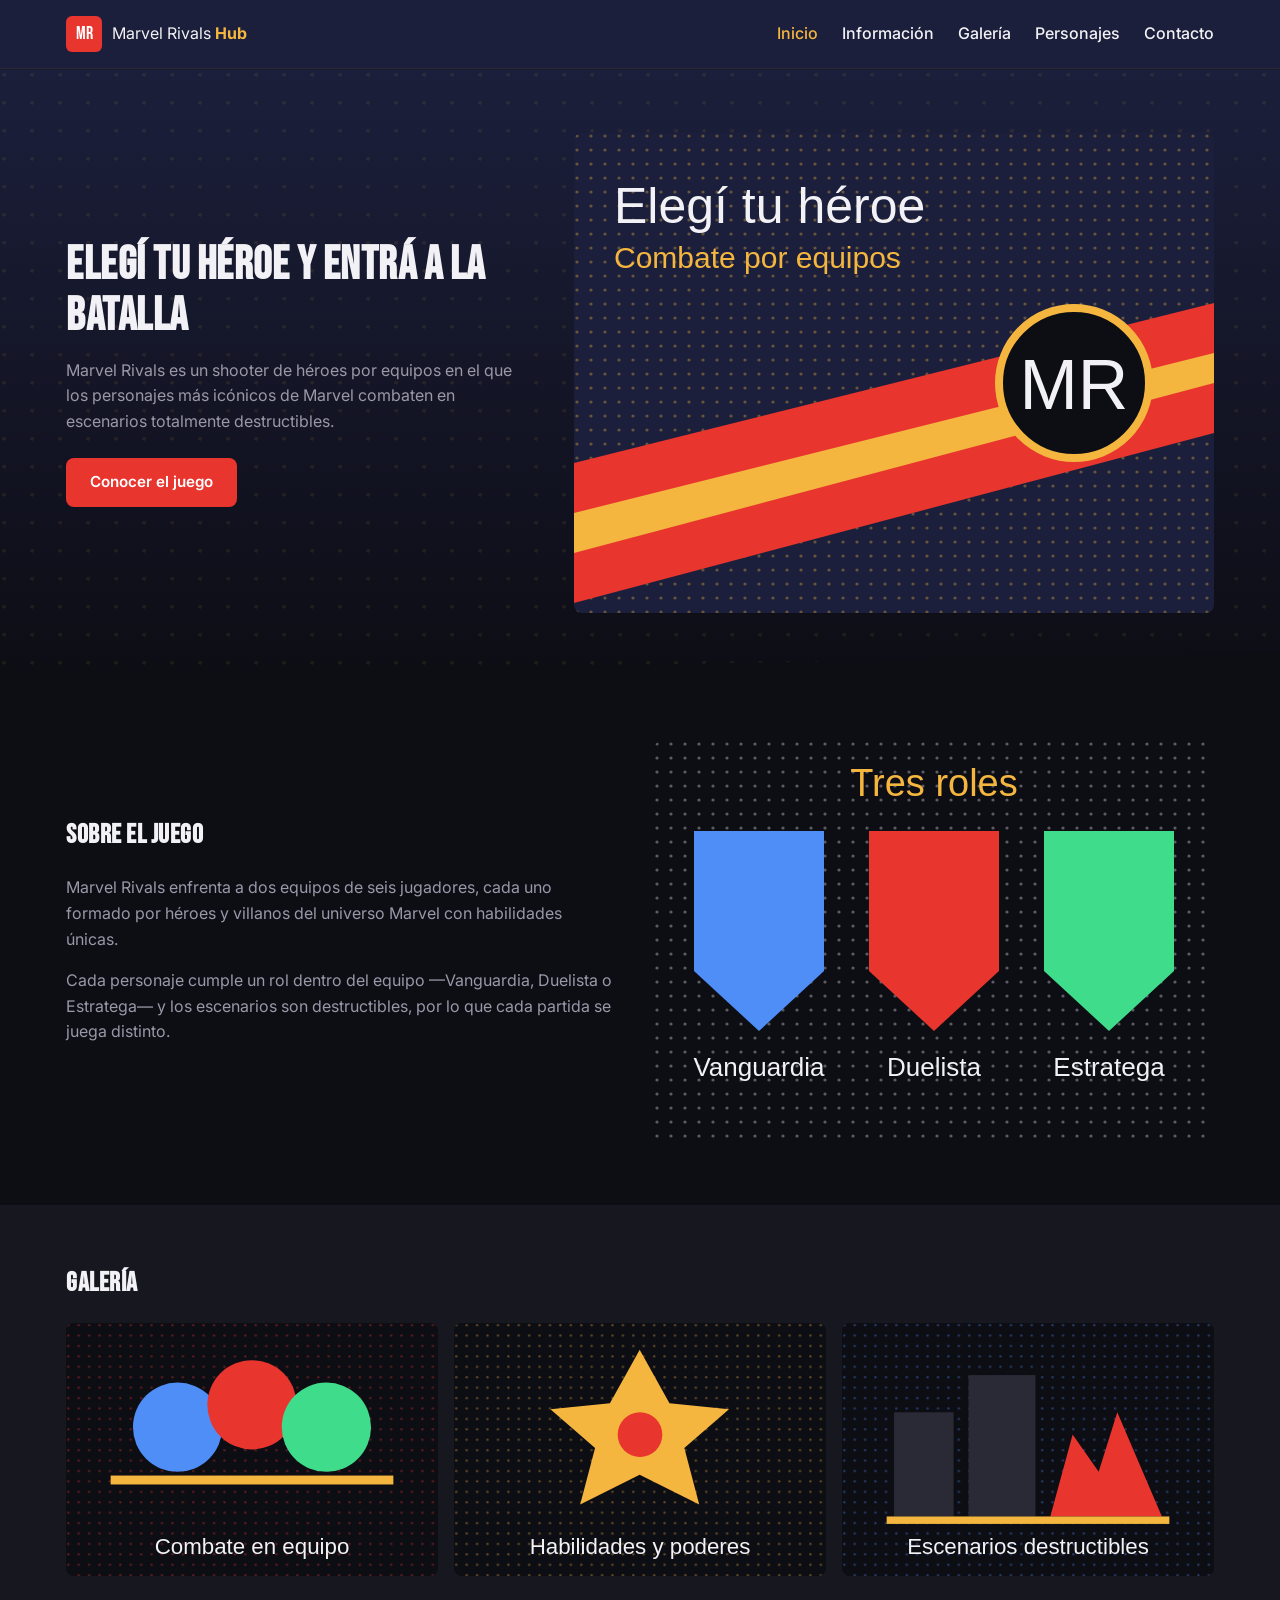
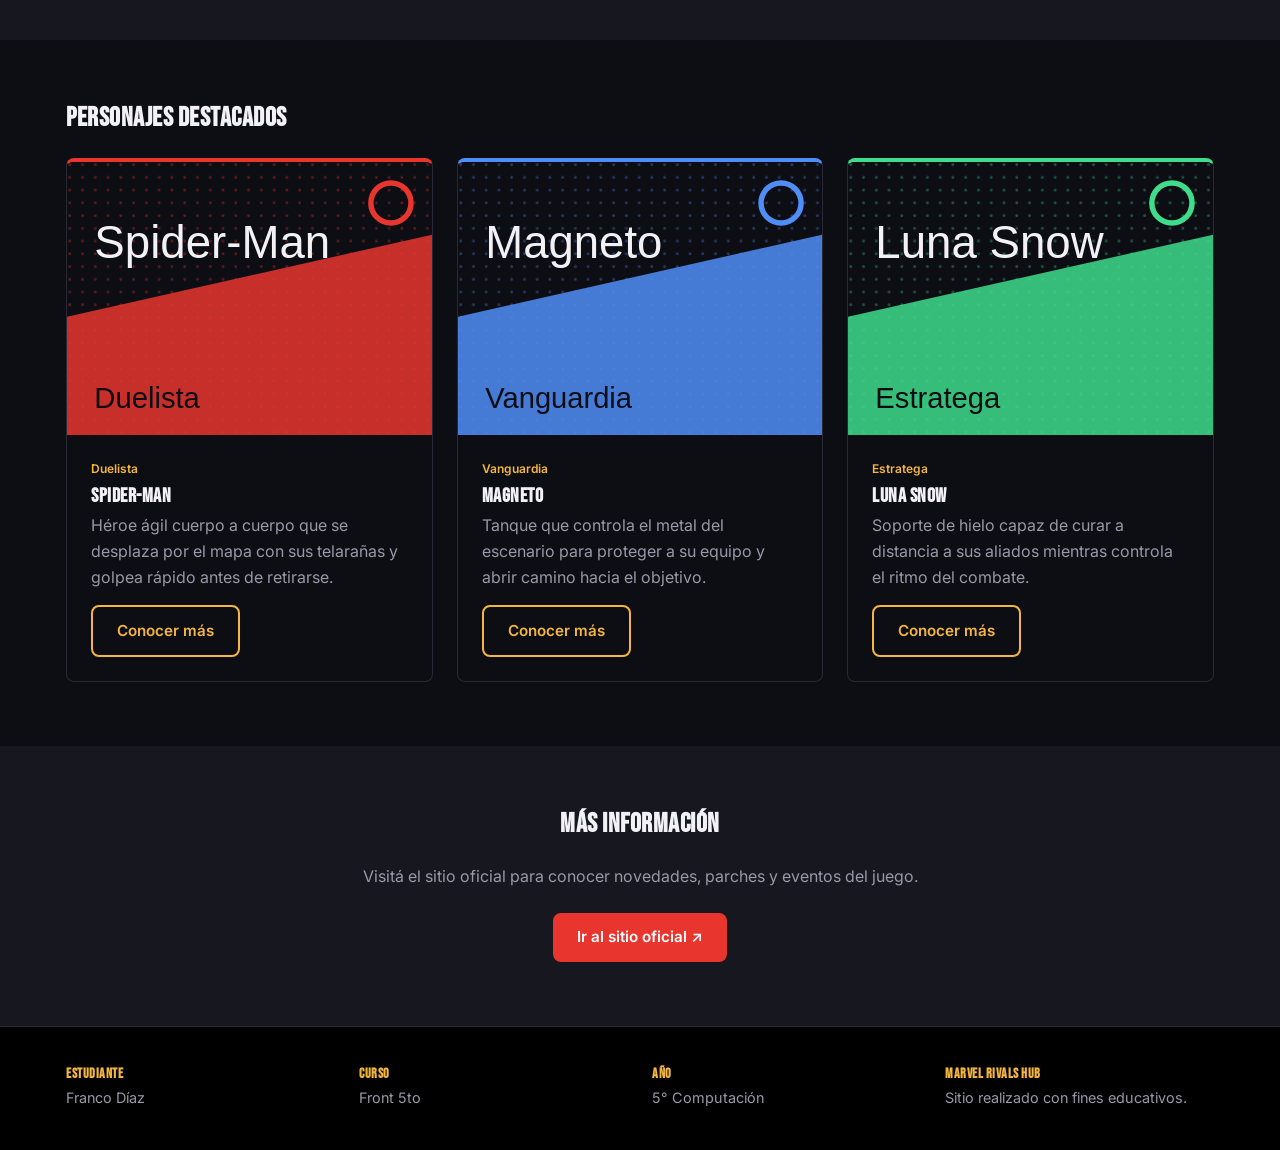
<file: index.html>
<!DOCTYPE html>
<html lang="es">
<head>
<meta charset="UTF-8">
<meta name="viewport" content="width=device-width, initial-scale=1.0">
<title>Marvel Rivals Hub — Guía no oficial</title>
<meta name="description" content="Guía no oficial de Marvel Rivals: información del juego, galería, personajes destacados y enlaces al sitio oficial.">
<link rel="preconnect" href="https://fonts.googleapis.com">
<link rel="preconnect" href="https://fonts.gstatic.com" crossorigin>
<link href="https://fonts.googleapis.com/css2?family=Bebas+Neue&family=Inter:wght@400;500;600;700&display=swap" rel="stylesheet">
<link rel="stylesheet" href="styles.css">
</head>
<body>

  <header class="site-header">
    <div class="container header-bar">
      <a href="#inicio" class="logo">
        <span class="logo-mark">MR</span>
        <span class="logo-text">Marvel Rivals <strong>Hub</strong></span>
      </a>

      <button class="nav-toggle" id="navToggle" aria-label="Abrir menú de navegación" aria-expanded="false" aria-controls="mainNav">
        <span></span><span></span><span></span>
      </button>

      <nav class="main-nav" id="mainNav">
        <ul>
          <li><a href="#inicio" class="active">Inicio</a></li>
          <li><a href="#informacion">Información</a></li>
          <li><a href="#galeria">Galería</a></li>
          <li><a href="#personajes">Personajes</a></li>
          <li><a href="#contacto">Contacto</a></li>
        </ul>
      </nav>
    </div>
  </header>

  <main>

    <!-- PRESENTACIÓN -->
    <section id="inicio" class="hero">
      <div class="container hero-grid">
        <div class="hero-text">
          <h1>Elegí tu héroe y entrá a la batalla</h1>
          <p>Marvel Rivals es un shooter de héroes por equipos en el que los personajes más icónicos de Marvel combaten en escenarios totalmente destructibles.</p>
          <a href="#informacion" class="btn btn-primary">Conocer el juego</a>
        </div>
        <img
          class="hero-image"
          src="img/hero.svg"
          alt="Ilustración con el texto Elegí tu héroe y formas rojas y doradas"
          width="640" height="480" loading="eager">
      </div>
    </section>

    <!-- INFORMACIÓN -->
    <section id="informacion" class="section">
      <div class="container info-grid">
        <div class="info-text">
          <h2>Sobre el juego</h2>
          <p>Marvel Rivals enfrenta a dos equipos de seis jugadores, cada uno formado por héroes y villanos del universo Marvel con habilidades únicas.</p>
          <p>Cada personaje cumple un rol dentro del equipo —Vanguardia, Duelista o Estratega— y los escenarios son destructibles, por lo que cada partida se juega distinto.</p>
        </div>
        <img
          class="info-image"
          src="img/roster-roles.svg"
          alt="Ilustración de los tres roles del juego: Vanguardia, Duelista y Estratega"
          width="560" height="400" loading="lazy">
      </div>
    </section>

    <!-- GALERÍA -->
    <section id="galeria" class="section section-alt">
      <div class="container">
        <h2>Galería</h2>
        <div class="gallery-grid">
          <img src="img/galeria-combate.svg" alt="Ilustración de tres héroes de equipos distintos en combate" loading="lazy">
          <img src="img/galeria-habilidades.svg" alt="Ilustración de una explosión de energía que representa las habilidades" loading="lazy">
          <img src="img/galeria-escenarios.svg" alt="Ilustración de edificios y escombros que representan los escenarios destructibles" loading="lazy">
        </div>
      </div>
    </section>

    <!-- PERSONAJES / TARJETAS -->
    <section id="personajes" class="section">
      <div class="container">
        <h2>Personajes destacados</h2>
        <div class="cards-grid">

          <article class="card card--duelist">
            <img class="card-image" src="img/personaje-spiderman.svg" alt="Tarjeta ilustrada de Spider-Man, rol Duelista" loading="lazy">
            <div class="card-body">
              <span class="card-role">Duelista</span>
              <h3>Spider-Man</h3>
              <p>Héroe ágil cuerpo a cuerpo que se desplaza por el mapa con sus telarañas y golpea rápido antes de retirarse.</p>
              <a href="https://www.marvelrivals.com" target="_blank" rel="noopener noreferrer" class="btn btn-outline">Conocer más</a>
            </div>
          </article>

          <article class="card card--vanguard">
            <img class="card-image" src="img/personaje-magneto.svg" alt="Tarjeta ilustrada de Magneto, rol Vanguardia" loading="lazy">
            <div class="card-body">
              <span class="card-role">Vanguardia</span>
              <h3>Magneto</h3>
              <p>Tanque que controla el metal del escenario para proteger a su equipo y abrir camino hacia el objetivo.</p>
              <a href="https://www.marvelrivals.com" target="_blank" rel="noopener noreferrer" class="btn btn-outline">Conocer más</a>
            </div>
          </article>

          <article class="card card--strategist">
            <img class="card-image" src="img/personaje-lunasnow.svg" alt="Tarjeta ilustrada de Luna Snow, rol Estratega" loading="lazy">
            <div class="card-body">
              <span class="card-role">Estratega</span>
              <h3>Luna Snow</h3>
              <p>Soporte de hielo capaz de curar a distancia a sus aliados mientras controla el ritmo del combate.</p>
              <a href="https://www.marvelrivals.com" target="_blank" rel="noopener noreferrer" class="btn btn-outline">Conocer más</a>
            </div>
          </article>

        </div>
      </div>
    </section>

    <!-- ENLACE EXTERNO -->
    <section id="contacto" class="section section-alt">
      <div class="container external-box">
        <h2>Más información</h2>
        <p>Visitá el sitio oficial para conocer novedades, parches y eventos del juego.</p>
        <a href="https://www.marvelrivals.com" target="_blank" rel="noopener noreferrer" class="btn btn-primary">Ir al sitio oficial ↗</a>
      </div>
    </section>

  </main>

  <footer class="site-footer">
    <div class="container footer-grid">
      <div>
        <h3>Estudiante</h3>
        <p>Franco Díaz</p>
      </div>
      <div>
        <h3>Curso</h3>
        <p>Front 5to</p>
      </div>
      <div>
        <h3>Año</h3>
        <p>5° Computación</p>
      </div>
      <div>
        <h3>Marvel Rivals Hub</h3>
        <p>Sitio realizado con fines educativos.</p>
      </div>
    </div>
  </footer>

  <script>
    const navToggle = document.getElementById('navToggle');
    const mainNav = document.getElementById('mainNav');
    navToggle.addEventListener('click', () => {
      const isOpen = mainNav.classList.toggle('open');
      navToggle.setAttribute('aria-expanded', String(isOpen));
    });
    mainNav.querySelectorAll('a').forEach(link => {
      link.addEventListener('click', () => {
        mainNav.classList.remove('open');
        navToggle.setAttribute('aria-expanded', 'false');
      });
    });
  </script>

</body>
</html>
</file>
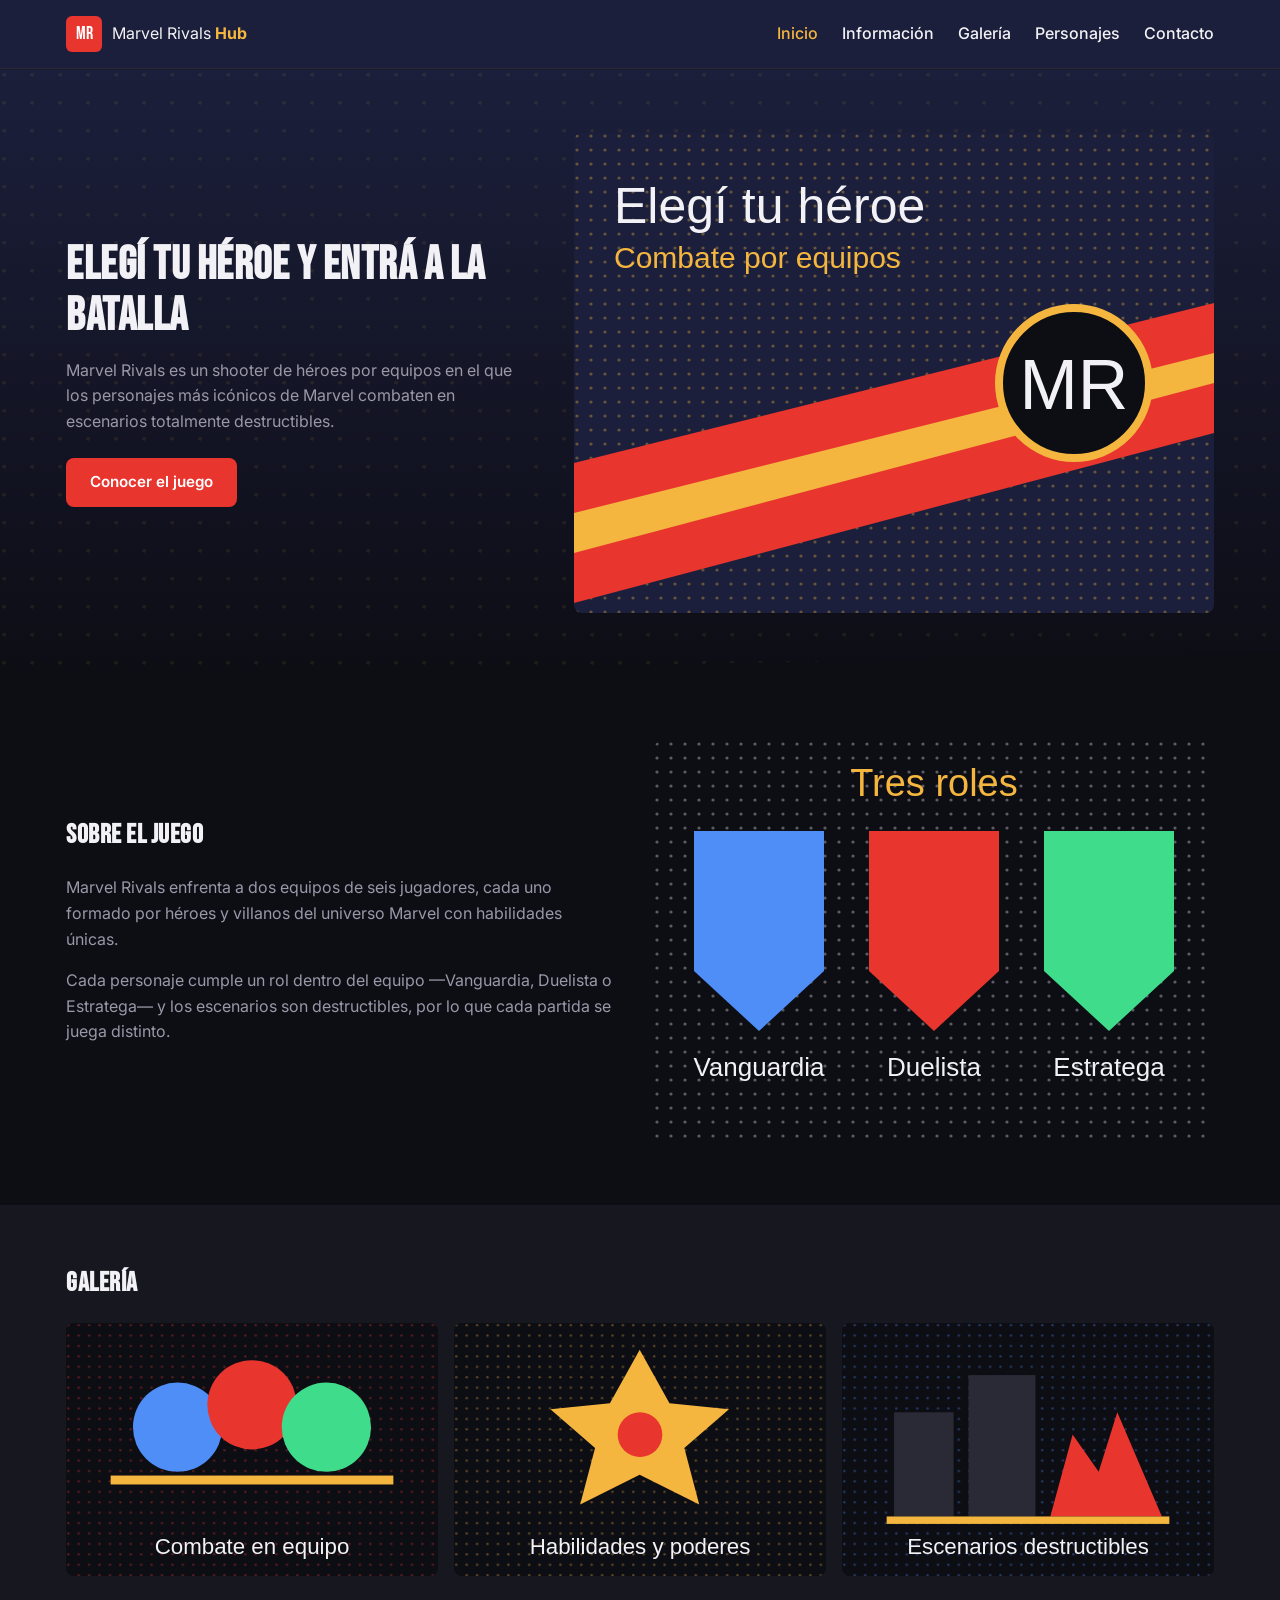
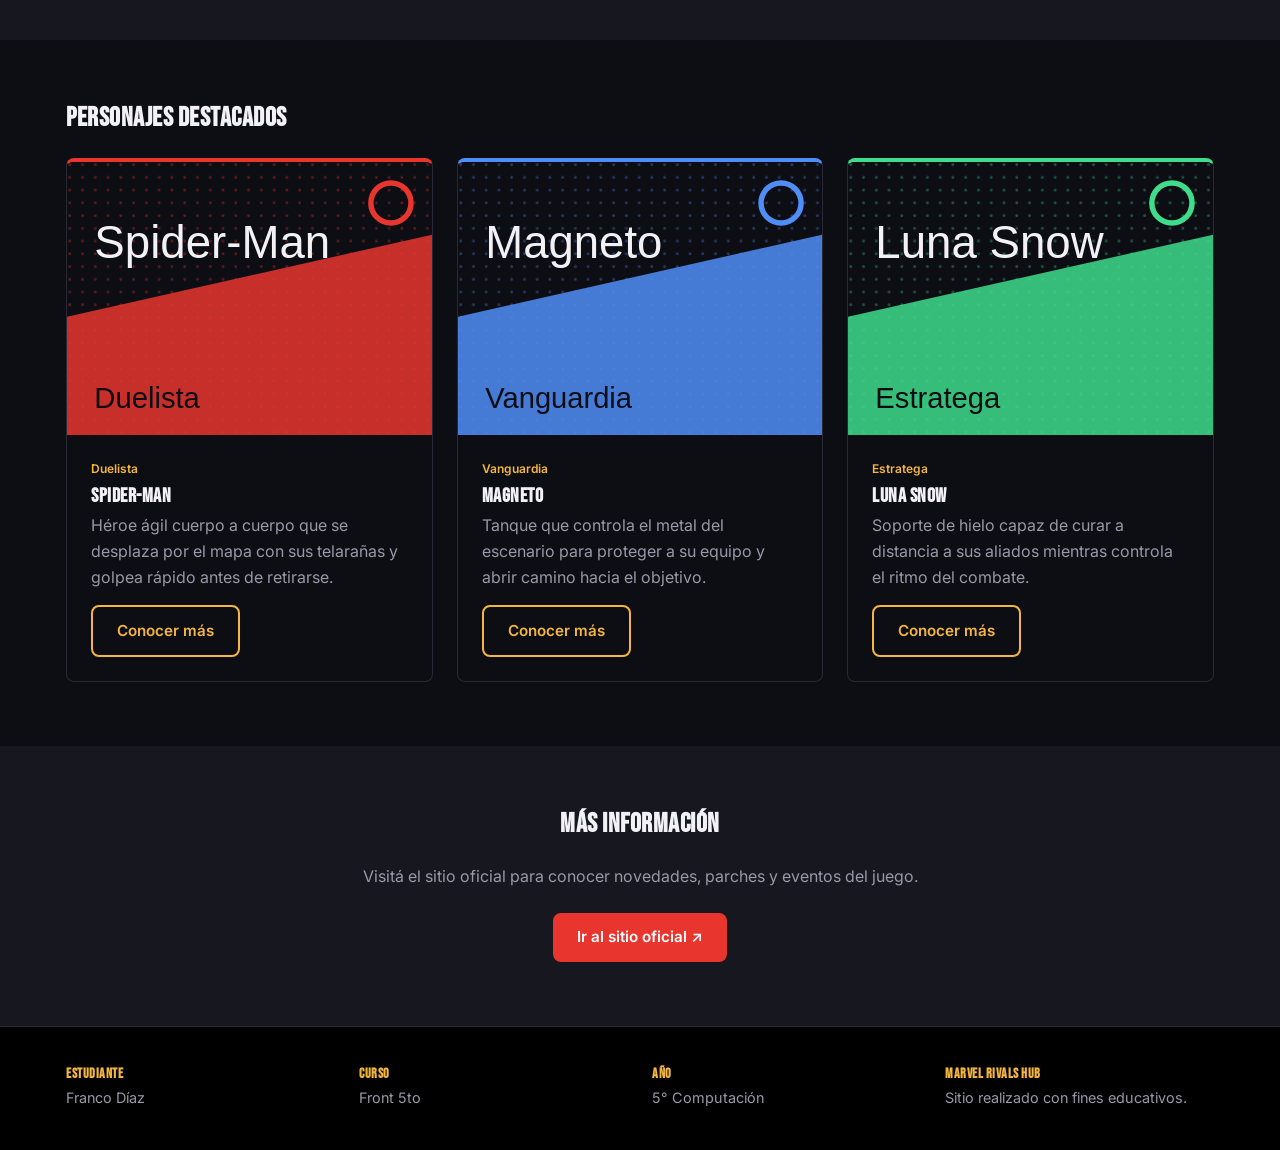
<file: entrega3-marvel-rivals-hub(1)/preview.html>
<!DOCTYPE html>
<html lang="es">
<head>
<meta charset="UTF-8">
<meta name="viewport" content="width=device-width, initial-scale=1.0">
<title>Marvel Rivals Hub — Guía no oficial</title>
<meta name="description" content="Guía no oficial de Marvel Rivals: información del juego, galería, personajes destacados y enlaces al sitio oficial.">
<link rel="preconnect" href="https://fonts.googleapis.com">
<link rel="preconnect" href="https://fonts.gstatic.com" crossorigin>
<link href="https://fonts.googleapis.com/css2?family=Bebas+Neue&family=Inter:wght@400;500;600;700&display=swap" rel="stylesheet">
<style>
/* =========================================================
   Marvel Rivals Hub — styles.css
   Metodología: Mobile first
   ========================================================= */

:root {
  /* Colores principales */
  --color-primary: #e8352e;
  --color-primary-dark: #b81f1b;
  --color-secondary: #1b1f3b;
  --color-accent: #f4b63f;

  /* Colores de fondo y superficie */
  --color-bg: #0d0d14;
  --color-surface: #17171f;
  --color-border: #2a2a36;

  /* Colores de texto */
  --color-text: #f2f1f5;
  --color-text-muted: #9a98a8;

  /* Colores por rol (tarjetas de personajes) */
  --color-duelist: #e8352e;
  --color-vanguard: #4f8ef7;
  --color-strategist: #3fdc8c;

  /* Tipografías */
  --font-heading: 'Bebas Neue', 'Arial Narrow', sans-serif;
  --font-body: 'Inter', system-ui, sans-serif;

  /* Espaciados */
  --space-xs: 0.5rem;
  --space-sm: 1rem;
  --space-md: 1.5rem;
  --space-lg: 2.5rem;
  --space-xl: 4rem;

  /* Otros */
  --radius: 8px;
  --max-width: 1180px;
  --transition: 0.2s ease;
}

/* ---------- Reset básico ---------- */
*, *::before, *::after { box-sizing: border-box; }
body, h1, h2, h3, p, ul { margin: 0; padding: 0; }
ul { list-style: none; }

/* ---------- Fondo y texto general ---------- */
body {
  font-family: var(--font-body);
  background: var(--color-bg);
  color: var(--color-text);
  line-height: 1.6;
}

img {
  max-width: 100%;
  height: auto;
  display: block;
  border-radius: var(--radius);
}

.container {
  width: 100%;
  max-width: var(--max-width);
  margin: 0 auto;
  padding: 0 var(--space-sm);
}

/* ---------- Títulos y párrafos ---------- */
h1, h2, h3 {
  font-family: var(--font-heading);
  letter-spacing: 0.5px;
  line-height: 1.1;
  color: var(--color-text);
}
h1 { font-size: 2.1rem; }
h2 { font-size: 1.7rem; margin-bottom: var(--space-md); }
h3 { font-size: 1.25rem; }
p  { color: var(--color-text-muted); }

/* ---------- Enlaces y botones ---------- */
a {
  color: var(--color-accent);
  text-decoration: none;
  transition: color var(--transition);
}
a:hover { color: var(--color-primary); }

.btn {
  display: inline-block;
  padding: 0.75rem 1.5rem;
  border-radius: var(--radius);
  font-weight: 600;
  font-size: 0.95rem;
  transition: transform var(--transition), background var(--transition), color var(--transition);
}
.btn-primary {
  background: var(--color-primary);
  color: #fff;
}
.btn-primary:hover {
  background: var(--color-primary-dark);
  color: #fff;
  transform: translateY(-2px);
}
.btn-outline {
  border: 2px solid var(--color-accent);
  color: var(--color-accent);
}
.btn-outline:hover {
  background: var(--color-accent);
  color: var(--color-secondary);
  transform: translateY(-2px);
}

/* =========================================================
   HEADER
   ========================================================= */
.site-header {
  background: var(--color-secondary);
  border-bottom: 1px solid var(--color-border);
  position: sticky;
  top: 0;
  z-index: 10;
}

.header-bar {
  display: flex;
  align-items: center;
  justify-content: space-between;
  flex-wrap: wrap;
  padding: var(--space-sm);
}

.logo {
  display: flex;
  align-items: center;
  gap: 0.6rem;
  color: var(--color-text);
}
.logo-mark {
  background: var(--color-primary);
  color: #fff;
  font-family: var(--font-heading);
  padding: 0.25rem 0.6rem;
  border-radius: 6px;
  font-size: 1.1rem;
}
.logo-text strong { color: var(--color-accent); }

/* Botón hamburguesa (mobile) */
.nav-toggle {
  display: flex;
  flex-direction: column;
  gap: 5px;
  background: none;
  border: none;
  cursor: pointer;
  padding: 0.4rem;
}
.nav-toggle span {
  width: 26px;
  height: 3px;
  background: var(--color-text);
  border-radius: 2px;
}

/* Menú de navegación (mobile: oculto hasta abrir) */
.main-nav {
  width: 100%;
  max-height: 0;
  overflow: hidden;
  transition: max-height var(--transition);
}
.main-nav.open { max-height: 300px; }
.main-nav ul {
  display: flex;
  flex-direction: column;
  gap: var(--space-sm);
  padding-top: var(--space-md);
}
.main-nav a { color: var(--color-text); font-weight: 500; }
.main-nav a.active,
.main-nav a:hover { color: var(--color-accent); }

/* =========================================================
   SECCIONES GENERALES
   ========================================================= */
.section { padding: var(--space-xl) 0; }
.section-alt { background: var(--color-surface); }

/* ---------- Presentación (hero) ---------- */
.hero {
  background:
    radial-gradient(circle at 15% 20%, rgba(244,182,63,0.08) 0 2px, transparent 2px) 0 0 / 28px 28px,
    linear-gradient(180deg, var(--color-secondary), var(--color-bg));
  padding: var(--space-xl) 0;
  clip-path: polygon(0 0, 100% 0, 100% 96%, 0 100%);
}
.hero-grid {
  display: flex;
  flex-direction: column;
  gap: var(--space-lg);
  align-items: center;
  text-align: center;
}
.hero-text p { margin: var(--space-sm) 0 var(--space-md); }

/* ---------- Información ---------- */
.info-grid {
  display: flex;
  flex-direction: column-reverse;
  gap: var(--space-lg);
  align-items: center;
}
.info-text p { margin-bottom: var(--space-sm); }

/* ---------- Galería ---------- */
.gallery-grid {
  display: grid;
  grid-template-columns: 1fr;
  gap: var(--space-sm);
}

/* =========================================================
   TARJETAS (personajes)
   ========================================================= */
.cards-grid {
  display: grid;
  grid-template-columns: 1fr;
  gap: var(--space-md);
}

.card {
  background: var(--color-bg);
  border: 1px solid var(--color-border);
  border-top: 4px solid var(--color-text-muted);
  border-radius: var(--radius);
  overflow: hidden;
  display: flex;
  flex-direction: column;
  transition: transform var(--transition);
}
.card:hover { transform: translateY(-4px); }

.card--duelist     { border-top-color: var(--color-duelist); }
.card--vanguard     { border-top-color: var(--color-vanguard); }
.card--strategist   { border-top-color: var(--color-strategist); }

.card-image { border-radius: 0; aspect-ratio: 4 / 3; object-fit: cover; width: 100%; }

.card-body {
  padding: var(--space-md);
  display: flex;
  flex-direction: column;
  gap: 0.4rem;
  flex: 1;
}
.card-role {
  font-size: 0.75rem;
  color: var(--color-accent);
  font-weight: 600;
}
.card-body p { flex: 1; }
.card-body .btn { align-self: flex-start; margin-top: var(--space-xs); }

/* ---------- Enlace externo ---------- */
.external-box {
  text-align: center;
  max-width: 640px;
}
.external-box p { margin: var(--space-sm) 0 var(--space-md); }

/* =========================================================
   FOOTER
   ========================================================= */
.site-footer {
  background: #000;
  border-top: 1px solid var(--color-border);
  padding: var(--space-lg) 0;
}
.footer-grid {
  display: grid;
  grid-template-columns: 1fr;
  gap: var(--space-md);
}
.footer-grid h3 {
  font-size: 0.85rem;
  color: var(--color-accent);
  margin-bottom: 0.3rem;
}
.footer-grid p {
  font-size: 0.9rem;
}

/* =========================================================
   TABLET — a partir de 600px
   ========================================================= */
@media (min-width: 600px) {
  .hero-grid { flex-direction: row; text-align: left; }
  .hero-text { flex: 1; }
  .hero-image { flex: 1; }

  .info-grid { flex-direction: row; align-items: center; }
  .info-text { flex: 1.2; }
  .info-image { flex: 1; }

  .gallery-grid { grid-template-columns: repeat(2, 1fr); }
  .cards-grid { grid-template-columns: repeat(2, 1fr); }
  .footer-grid { grid-template-columns: repeat(2, 1fr); }
}

/* =========================================================
   DESKTOP — a partir de 1024px
   ========================================================= */
@media (min-width: 1024px) {
  h1 { font-size: 2.9rem; }

  .nav-toggle { display: none; }
  .main-nav { width: auto; max-height: none; overflow: visible; }
  .main-nav ul { flex-direction: row; gap: var(--space-md); padding-top: 0; }

  .gallery-grid { grid-template-columns: repeat(3, 1fr); }
  .cards-grid { grid-template-columns: repeat(3, 1fr); }
  .footer-grid { grid-template-columns: repeat(4, 1fr); }
}

</style>
</head>
<body>

  <header class="site-header">
    <div class="container header-bar">
      <a href="#inicio" class="logo">
        <span class="logo-mark">MR</span>
        <span class="logo-text">Marvel Rivals <strong>Hub</strong></span>
      </a>

      <button class="nav-toggle" id="navToggle" aria-label="Abrir menú de navegación" aria-expanded="false" aria-controls="mainNav">
        <span></span><span></span><span></span>
      </button>

      <nav class="main-nav" id="mainNav">
        <ul>
          <li><a href="#inicio" class="active">Inicio</a></li>
          <li><a href="#informacion">Información</a></li>
          <li><a href="#galeria">Galería</a></li>
          <li><a href="#personajes">Personajes</a></li>
          <li><a href="#contacto">Contacto</a></li>
        </ul>
      </nav>
    </div>
  </header>

  <main>

    <!-- PRESENTACIÓN -->
    <section id="inicio" class="hero">
      <div class="container hero-grid">
        <div class="hero-text">
          <h1>Elegí tu héroe y entrá a la batalla</h1>
          <p>Marvel Rivals es un shooter de héroes por equipos en el que los personajes más icónicos de Marvel combaten en escenarios totalmente destructibles.</p>
          <a href="#informacion" class="btn btn-primary">Conocer el juego</a>
        </div>
        <img
          class="hero-image"
          src="[data-uri]"
          alt="Ilustración con el texto Elegí tu héroe y formas rojas y doradas"
          width="640" height="480" loading="eager">
      </div>
    </section>

    <!-- INFORMACIÓN -->
    <section id="informacion" class="section">
      <div class="container info-grid">
        <div class="info-text">
          <h2>Sobre el juego</h2>
          <p>Marvel Rivals enfrenta a dos equipos de seis jugadores, cada uno formado por héroes y villanos del universo Marvel con habilidades únicas.</p>
          <p>Cada personaje cumple un rol dentro del equipo —Vanguardia, Duelista o Estratega— y los escenarios son destructibles, por lo que cada partida se juega distinto.</p>
        </div>
        <img
          class="info-image"
          src="[data-uri]"
          alt="Ilustración de los tres roles del juego: Vanguardia, Duelista y Estratega"
          width="560" height="400" loading="lazy">
      </div>
    </section>

    <!-- GALERÍA -->
    <section id="galeria" class="section section-alt">
      <div class="container">
        <h2>Galería</h2>
        <div class="gallery-grid">
          <img src="[data-uri]" alt="Ilustración de tres héroes de equipos distintos en combate" loading="lazy">
          <img src="[data-uri]" alt="Ilustración de una explosión de energía que representa las habilidades" loading="lazy">
          <img src="[data-uri]" alt="Ilustración de edificios y escombros que representan los escenarios destructibles" loading="lazy">
        </div>
      </div>
    </section>

    <!-- PERSONAJES / TARJETAS -->
    <section id="personajes" class="section">
      <div class="container">
        <h2>Personajes destacados</h2>
        <div class="cards-grid">

          <article class="card card--duelist">
            <img class="card-image" src="[data-uri]" alt="Tarjeta ilustrada de Spider-Man, rol Duelista" loading="lazy">
            <div class="card-body">
              <span class="card-role">Duelista</span>
              <h3>Spider-Man</h3>
              <p>Héroe ágil cuerpo a cuerpo que se desplaza por el mapa con sus telarañas y golpea rápido antes de retirarse.</p>
              <a href="https://www.marvelrivals.com" target="_blank" rel="noopener noreferrer" class="btn btn-outline">Conocer más</a>
            </div>
          </article>

          <article class="card card--vanguard">
            <img class="card-image" src="[data-uri]" alt="Tarjeta ilustrada de Magneto, rol Vanguardia" loading="lazy">
            <div class="card-body">
              <span class="card-role">Vanguardia</span>
              <h3>Magneto</h3>
              <p>Tanque que controla el metal del escenario para proteger a su equipo y abrir camino hacia el objetivo.</p>
              <a href="https://www.marvelrivals.com" target="_blank" rel="noopener noreferrer" class="btn btn-outline">Conocer más</a>
            </div>
          </article>

          <article class="card card--strategist">
            <img class="card-image" src="[data-uri]" alt="Tarjeta ilustrada de Luna Snow, rol Estratega" loading="lazy">
            <div class="card-body">
              <span class="card-role">Estratega</span>
              <h3>Luna Snow</h3>
              <p>Soporte de hielo capaz de curar a distancia a sus aliados mientras controla el ritmo del combate.</p>
              <a href="https://www.marvelrivals.com" target="_blank" rel="noopener noreferrer" class="btn btn-outline">Conocer más</a>
            </div>
          </article>

        </div>
      </div>
    </section>

    <!-- ENLACE EXTERNO -->
    <section id="contacto" class="section section-alt">
      <div class="container external-box">
        <h2>Más información</h2>
        <p>Visitá el sitio oficial para conocer novedades, parches y eventos del juego.</p>
        <a href="https://www.marvelrivals.com" target="_blank" rel="noopener noreferrer" class="btn btn-primary">Ir al sitio oficial ↗</a>
      </div>
    </section>

  </main>

  <footer class="site-footer">
    <div class="container footer-grid">
      <div>
        <h3>Estudiante</h3>
        <p>Franco Díaz</p>
      </div>
      <div>
        <h3>Curso</h3>
        <p>Front 5to</p>
      </div>
      <div>
        <h3>Año</h3>
        <p>5° Computación</p>
      </div>
      <div>
        <h3>Marvel Rivals Hub</h3>
        <p>Sitio realizado con fines educativos.</p>
      </div>
    </div>
  </footer>

  <script>
    const navToggle = document.getElementById('navToggle');
    const mainNav = document.getElementById('mainNav');
    navToggle.addEventListener('click', () => {
      const isOpen = mainNav.classList.toggle('open');
      navToggle.setAttribute('aria-expanded', String(isOpen));
    });
    mainNav.querySelectorAll('a').forEach(link => {
      link.addEventListener('click', () => {
        mainNav.classList.remove('open');
        navToggle.setAttribute('aria-expanded', 'false');
      });
    });
  </script>

</body>
</html>
</file>
<file: styles.css>
/* =========================================================
   Marvel Rivals Hub — styles.css
   Metodología: Mobile first
   ========================================================= */

:root {
  /* Colores principales */
  --color-primary: #e8352e;
  --color-primary-dark: #b81f1b;
  --color-secondary: #1b1f3b;
  --color-accent: #f4b63f;

  /* Colores de fondo y superficie */
  --color-bg: #0d0d14;
  --color-surface: #17171f;
  --color-border: #2a2a36;

  /* Colores de texto */
  --color-text: #f2f1f5;
  --color-text-muted: #9a98a8;

  /* Colores por rol (tarjetas de personajes) */
  --color-duelist: #e8352e;
  --color-vanguard: #4f8ef7;
  --color-strategist: #3fdc8c;

  /* Tipografías */
  --font-heading: 'Bebas Neue', 'Arial Narrow', sans-serif;
  --font-body: 'Inter', system-ui, sans-serif;

  /* Espaciados */
  --space-xs: 0.5rem;
  --space-sm: 1rem;
  --space-md: 1.5rem;
  --space-lg: 2.5rem;
  --space-xl: 4rem;

  /* Otros */
  --radius: 8px;
  --max-width: 1180px;
  --transition: 0.2s ease;
}

/* ---------- Reset básico ---------- */
*, *::before, *::after { box-sizing: border-box; }
body, h1, h2, h3, p, ul { margin: 0; padding: 0; }
ul { list-style: none; }

/* ---------- Fondo y texto general ---------- */
body {
  font-family: var(--font-body);
  background: var(--color-bg);
  color: var(--color-text);
  line-height: 1.6;
}

img {
  max-width: 100%;
  height: auto;
  display: block;
  border-radius: var(--radius);
}

.container {
  width: 100%;
  max-width: var(--max-width);
  margin: 0 auto;
  padding: 0 var(--space-sm);
}

/* ---------- Títulos y párrafos ---------- */
h1, h2, h3 {
  font-family: var(--font-heading);
  letter-spacing: 0.5px;
  line-height: 1.1;
  color: var(--color-text);
}
h1 { font-size: 2.1rem; }
h2 { font-size: 1.7rem; margin-bottom: var(--space-md); }
h3 { font-size: 1.25rem; }
p  { color: var(--color-text-muted); }

/* ---------- Enlaces y botones ---------- */
a {
  color: var(--color-accent);
  text-decoration: none;
  transition: color var(--transition);
}
a:hover { color: var(--color-primary); }

.btn {
  display: inline-block;
  padding: 0.75rem 1.5rem;
  border-radius: var(--radius);
  font-weight: 600;
  font-size: 0.95rem;
  transition: transform var(--transition), background var(--transition), color var(--transition);
}
.btn-primary {
  background: var(--color-primary);
  color: #fff;
}
.btn-primary:hover {
  background: var(--color-primary-dark);
  color: #fff;
  transform: translateY(-2px);
}
.btn-outline {
  border: 2px solid var(--color-accent);
  color: var(--color-accent);
}
.btn-outline:hover {
  background: var(--color-accent);
  color: var(--color-secondary);
  transform: translateY(-2px);
}

/* =========================================================
   HEADER
   ========================================================= */
.site-header {
  background: var(--color-secondary);
  border-bottom: 1px solid var(--color-border);
  position: sticky;
  top: 0;
  z-index: 10;
}

.header-bar {
  display: flex;
  align-items: center;
  justify-content: space-between;
  flex-wrap: wrap;
  padding: var(--space-sm);
}

.logo {
  display: flex;
  align-items: center;
  gap: 0.6rem;
  color: var(--color-text);
}
.logo-mark {
  background: var(--color-primary);
  color: #fff;
  font-family: var(--font-heading);
  padding: 0.25rem 0.6rem;
  border-radius: 6px;
  font-size: 1.1rem;
}
.logo-text strong { color: var(--color-accent); }

/* Botón hamburguesa (mobile) */
.nav-toggle {
  display: flex;
  flex-direction: column;
  gap: 5px;
  background: none;
  border: none;
  cursor: pointer;
  padding: 0.4rem;
}
.nav-toggle span {
  width: 26px;
  height: 3px;
  background: var(--color-text);
  border-radius: 2px;
}

/* Menú de navegación (mobile: oculto hasta abrir) */
.main-nav {
  width: 100%;
  max-height: 0;
  overflow: hidden;
  transition: max-height var(--transition);
}
.main-nav.open { max-height: 300px; }
.main-nav ul {
  display: flex;
  flex-direction: column;
  gap: var(--space-sm);
  padding-top: var(--space-md);
}
.main-nav a { color: var(--color-text); font-weight: 500; }
.main-nav a.active,
.main-nav a:hover { color: var(--color-accent); }

/* =========================================================
   SECCIONES GENERALES
   ========================================================= */
.section { padding: var(--space-xl) 0; }
.section-alt { background: var(--color-surface); }

/* ---------- Presentación (hero) ---------- */
.hero {
  background:
    radial-gradient(circle at 15% 20%, rgba(244,182,63,0.08) 0 2px, transparent 2px) 0 0 / 28px 28px,
    linear-gradient(180deg, var(--color-secondary), var(--color-bg));
  padding: var(--space-xl) 0;
  clip-path: polygon(0 0, 100% 0, 100% 96%, 0 100%);
}
.hero-grid {
  display: flex;
  flex-direction: column;
  gap: var(--space-lg);
  align-items: center;
  text-align: center;
}
.hero-text p { margin: var(--space-sm) 0 var(--space-md); }

/* ---------- Información ---------- */
.info-grid {
  display: flex;
  flex-direction: column-reverse;
  gap: var(--space-lg);
  align-items: center;
}
.info-text p { margin-bottom: var(--space-sm); }

/* ---------- Galería ---------- */
.gallery-grid {
  display: grid;
  grid-template-columns: 1fr;
  gap: var(--space-sm);
}

/* =========================================================
   TARJETAS (personajes)
   ========================================================= */
.cards-grid {
  display: grid;
  grid-template-columns: 1fr;
  gap: var(--space-md);
}

.card {
  background: var(--color-bg);
  border: 1px solid var(--color-border);
  border-top: 4px solid var(--color-text-muted);
  border-radius: var(--radius);
  overflow: hidden;
  display: flex;
  flex-direction: column;
  transition: transform var(--transition);
}
.card:hover { transform: translateY(-4px); }

.card--duelist     { border-top-color: var(--color-duelist); }
.card--vanguard     { border-top-color: var(--color-vanguard); }
.card--strategist   { border-top-color: var(--color-strategist); }

.card-image { border-radius: 0; aspect-ratio: 4 / 3; object-fit: cover; width: 100%; }

.card-body {
  padding: var(--space-md);
  display: flex;
  flex-direction: column;
  gap: 0.4rem;
  flex: 1;
}
.card-role {
  font-size: 0.75rem;
  color: var(--color-accent);
  font-weight: 600;
}
.card-body p { flex: 1; }
.card-body .btn { align-self: flex-start; margin-top: var(--space-xs); }

/* ---------- Enlace externo ---------- */
.external-box {
  text-align: center;
  max-width: 640px;
}
.external-box p { margin: var(--space-sm) 0 var(--space-md); }

/* =========================================================
   FOOTER
   ========================================================= */
.site-footer {
  background: #000;
  border-top: 1px solid var(--color-border);
  padding: var(--space-lg) 0;
}
.footer-grid {
  display: grid;
  grid-template-columns: 1fr;
  gap: var(--space-md);
}
.footer-grid h3 {
  font-size: 0.85rem;
  color: var(--color-accent);
  margin-bottom: 0.3rem;
}
.footer-grid p {
  font-size: 0.9rem;
}

/* =========================================================
   TABLET — a partir de 600px
   ========================================================= */
@media (min-width: 600px) {
  .hero-grid { flex-direction: row; text-align: left; }
  .hero-text { flex: 1; }
  .hero-image { flex: 1; }

  .info-grid { flex-direction: row; align-items: center; }
  .info-text { flex: 1.2; }
  .info-image { flex: 1; }

  .gallery-grid { grid-template-columns: repeat(2, 1fr); }
  .cards-grid { grid-template-columns: repeat(2, 1fr); }
  .footer-grid { grid-template-columns: repeat(2, 1fr); }
}

/* =========================================================
   DESKTOP — a partir de 1024px
   ========================================================= */
@media (min-width: 1024px) {
  h1 { font-size: 2.9rem; }

  .nav-toggle { display: none; }
  .main-nav { width: auto; max-height: none; overflow: visible; }
  .main-nav ul { flex-direction: row; gap: var(--space-md); padding-top: 0; }

  .gallery-grid { grid-template-columns: repeat(3, 1fr); }
  .cards-grid { grid-template-columns: repeat(3, 1fr); }
  .footer-grid { grid-template-columns: repeat(4, 1fr); }
}
</file>
